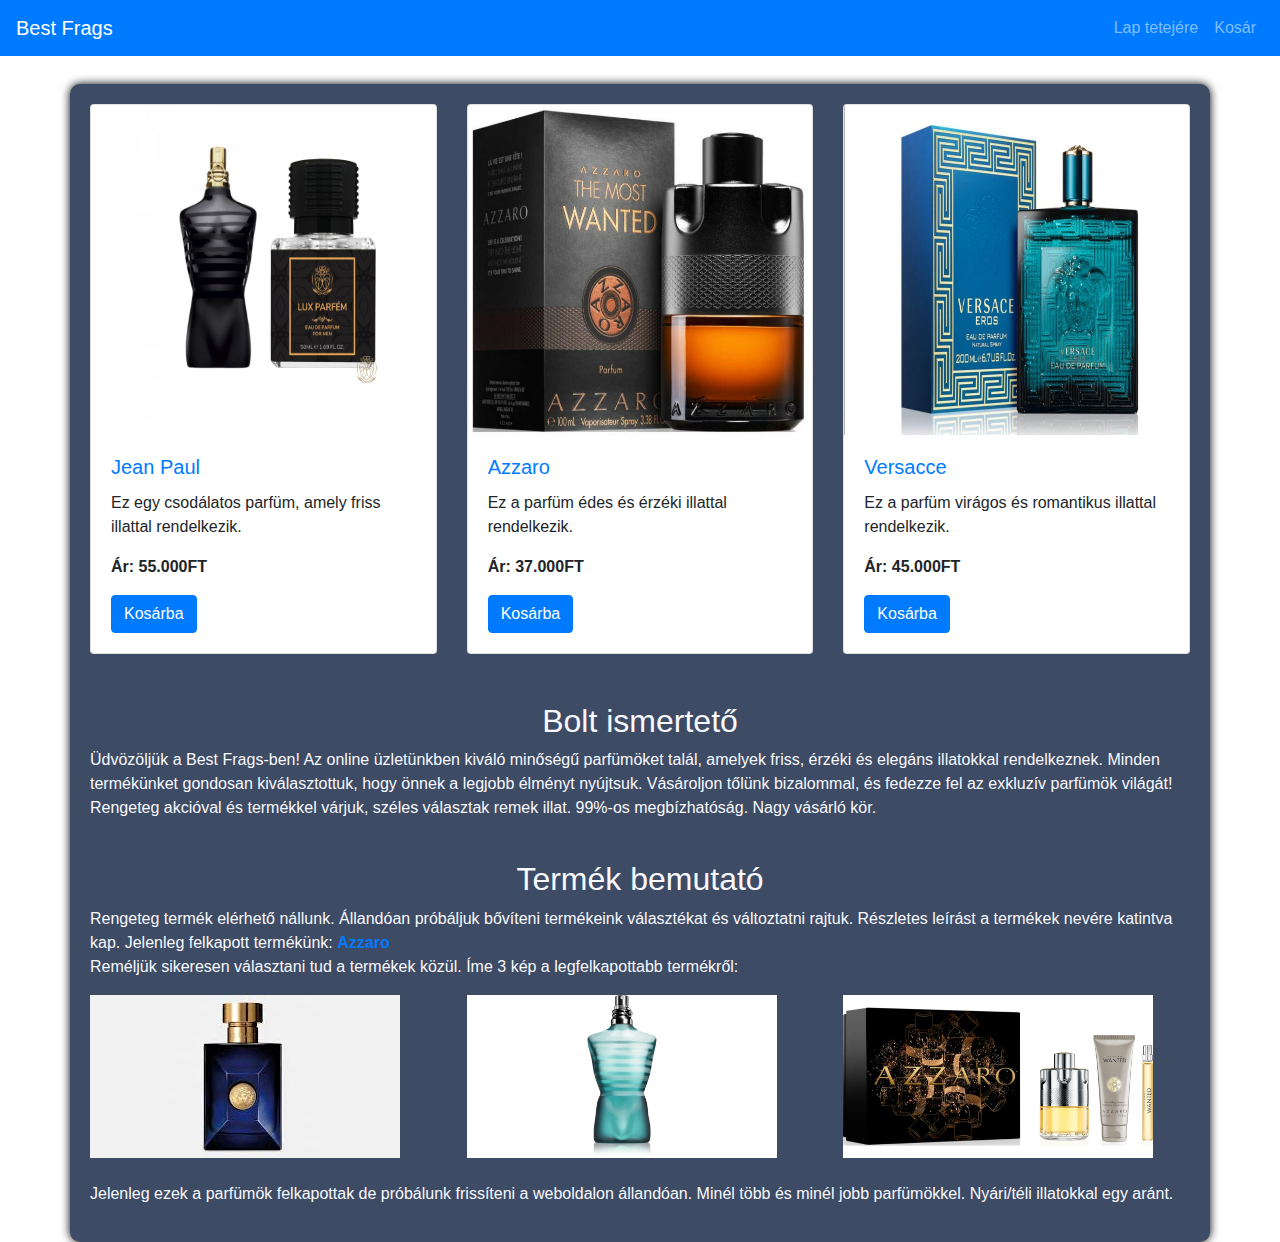
<file: index.html>
<!DOCTYPE html>
<html lang="hu">
<head>
  <meta charset="UTF-8">
  <meta name="viewport" content="width=device-width, initial-scale=1, shrink-to-fit=no">
  <title>Best Frags</title>

  <!-- Bootstrap CSS -->
  <link rel="stylesheet" href="https://stackpath.bootstrapcdn.com/bootstrap/4.5.2/css/bootstrap.min.css">
<link rel="stylesheet" href="./style.css">
</head>
<body>

  <nav class="navbar navbar-expand-lg navbar-dark bg-primary fixed-top">
    <a class="navbar-brand" href="#">Best Frags</a>
    <button class="navbar-toggler" type="button" data-toggle="collapse" data-target="#navbarNav" aria-controls="navbarNav" aria-expanded="false" aria-label="Toggle navigation">
      <span class="navbar-toggler-icon"></span>
    </button>
    <div class="collapse navbar-collapse" id="navbarNav">
      <ul class="navbar-nav ml-auto">
        <li class="nav-item">
          <a class="nav-link" href="#">Lap tetejére</a>
        </li>
        <li class="nav-item">
          <a class="nav-link" href="#">Kosár</a>
        </li>
      </ul>
    </div>
  </nav>

  <div class="container mt-4">
    <div class="row">
      <div class="col-md-4 mb-4">
        <div class="card">
          <img src="./image/parfum.png" class="card-img-top" alt="Parfüm 1">
          <div class="card-body">
            <h5 class="card-title"> <a href="./parfum.html">Jean Paul</a> </h5>
            <p class="card-text">Ez egy csodálatos parfüm, amely friss illattal rendelkezik.</p>
            <p class="card-text"><strong>Ár: 55.000FT</strong></p>
            <button class="btn btn-primary" onclick="addToCart('Jean Paul', 55000)">Kosárba</button>
          </div>
        </div>
      </div>
      <div class="col-md-4 mb-4">
        <div class="card">
          <img src="./image/azzar-fo.jpg" class="card-img-top" alt="Parfüm 2">
          <div class="card-body">
            <h5 class="card-title"> <a href="./parfum2.html">Azzaro</a></h5>
            <p class="card-text">Ez a parfüm édes és érzéki illattal rendelkezik.</p>
            <p class="card-text"><strong>Ár: 37.000FT</strong></p>
            <button class="btn btn-primary" onclick="addToCart('Azzaro', 37000)">Kosárba</button>
          </div>
        </div>
      </div>
      <div class="col-md-4 mb-4">
        <div class="card">
          <img src="./image/v er-fo.JPG" class="card-img-top" alt="Parfüm 3">
          <div class="card-body">
            <h5 class="card-title"> <a href="./parfum3.html">Versacce</a></h5>
            <p class="card-text">Ez a parfüm virágos és romantikus illattal rendelkezik.</p>
            <p class="card-text"><strong>Ár: 45.000FT</strong></p>
            <button class="btn btn-primary" onclick="addToCart('Versacce', 45000)">Kosárba</button>
          </div>
        </div>
      </div>
    </div>
    <div class="row mt-4">
        <div class="col-md-12">
          <h2>Bolt ismertető</h2>
          <div class="szin">
              <p>
            Üdvözöljük a Best Frags-ben! Az online üzletünkben kiváló minőségű parfümöket talál, amelyek friss, érzéki és elegáns illatokkal rendelkeznek. 
            Minden termékünket gondosan kiválasztottuk, hogy önnek a legjobb élményt nyújtsuk. Vásároljon tőlünk bizalommal, és fedezze fel az exkluzív parfümök 
            világát! Rengeteg akcióval és termékkel várjuk, széles választak remek illat. 99%-os megbízhatóság. Nagy vásárló kör.
          </p>
        </div>
        </div>
      </div>
    <div class="row mt-4">
        <div class="col-md-12">
          <h2>Termék bemutató</h2>
          <div class="szin">
              <p>
            Rengeteg termék elérhető nállunk. Állandóan próbáljuk bővíteni termékeink választékat és változtatni rajtuk. Részletes leírást a termékek nevére katintva kap. Jelenleg felkapott termékünk: <strong> <a href="./parfum2.html">Azzaro</a> </strong> <br>
            Reméljük sikeresen választani tud a termékek közül. Íme 3 kép a legfelkapottabb termékről:
          </p>
        </div>
          

          <div class="row">
            <div class="col-md-4">
              <a href="./image/vers.jpg" target="_blank">
                <img src="./image/vers.jpg" class="img-fluid" alt="Versacce">
              </a>
            </div>
            <div class="col-md-4">
              <a href="./image/KEk-jean" target="_blank">
                <img src="./image/KEk-jean" class="img-fluid" alt="Jean Paul">
              </a>
            </div>
            <div class="col-md-4">
              <a href="./image/azz-sarga" target="_blank">
                <img src="./image/azz-sarga" class="img-fluid" alt="Azzaro">
              </a>
            </div>
          </div>
        </div>
      </div>
      <div class="row mt-4">
        <div class="col-md-12">
          <div class="szin">
              <p>
            Jelenleg ezek a parfümök felkapottak de próbálunk frissíteni a weboldalon állandóan. Minél több és minél jobb parfümökkel. Nyári/téli illatokkal egy aránt.
          </p>
        </div>
        </div>
      </div>
    </div>
  </div>
  

  <script src="https://code.jquery.com/jquery-3.5.1.slim.min.js"></script>
  <script src="https://cdn.jsdelivr.net/npm/@popperjs/core@2.5.2/dist/umd/popper.min.js"></script>
  <script src="https://stackpath.bootstrapcdn.com/bootstrap/4.5.2/js/bootstrap.min.js"></script>
  
  <script>
    let cart = [];

    function addToCart(product, price) {
      cart.push({ product, price });
      alert(`${product} hozzáadva a kosárhoz. Összeg: $${calculateTotal()}`);
    }

    function calculateTotal() {
      let total = 0;
      for (let item of cart) {
        total += item.price;
      }
      return total;
    }
  </script>

</body>
</html>
</file>
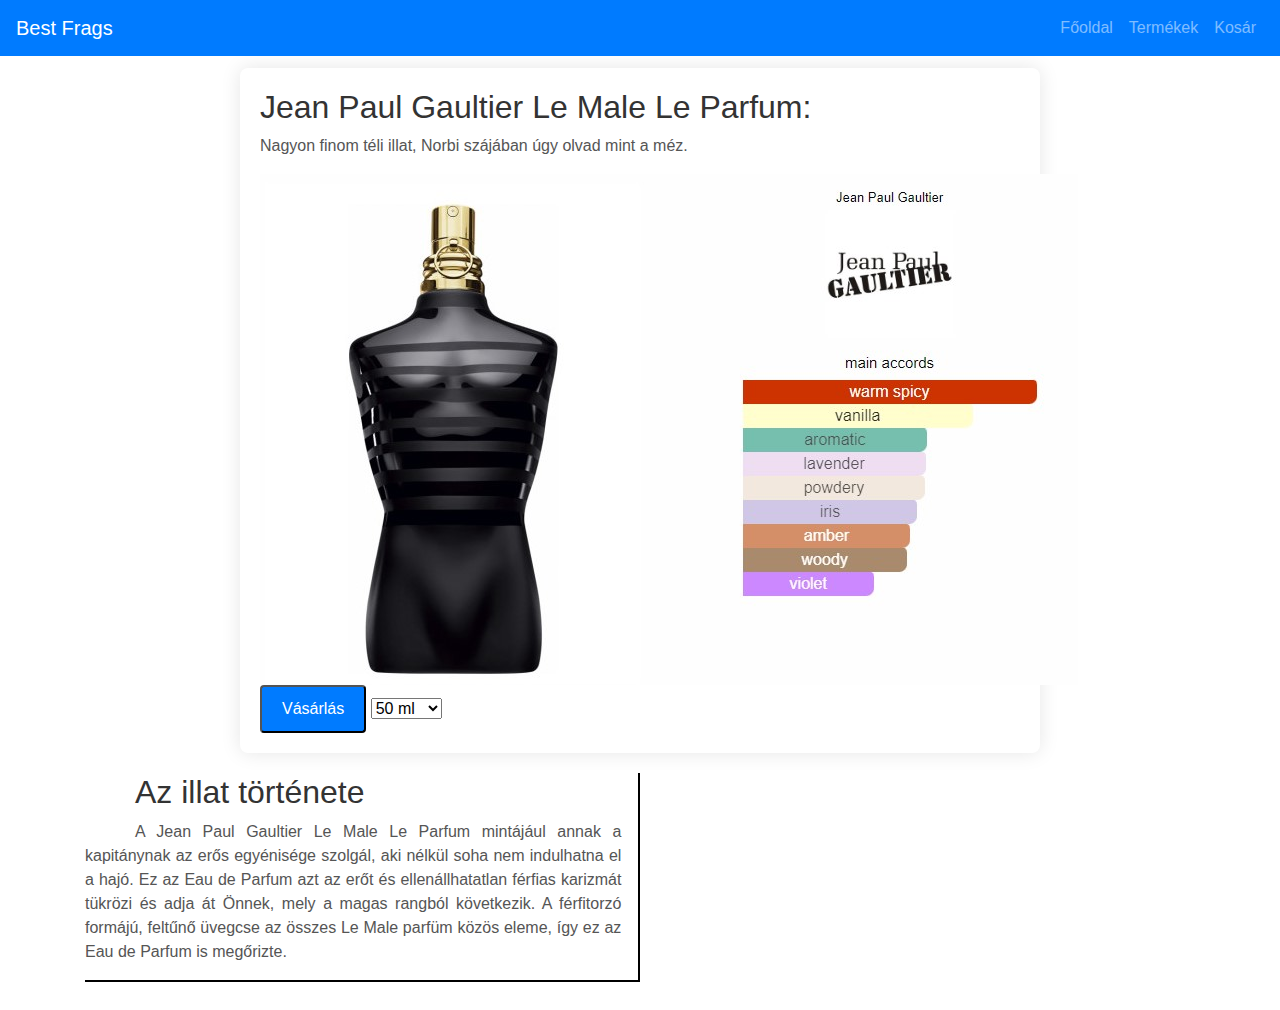
<file: parfum.html>
<!DOCTYPE html>
<html lang="hu">
<head>
    <meta charset="UTF-8">
    <meta name="viewport" content="width=device-width, initial-scale=1.0">
    <link rel="stylesheet" href="parfum.css">
    <link rel="stylesheet" href="https://stackpath.bootstrapcdn.com/bootstrap/4.5.2/css/bootstrap.min.css">
    <title></title>
</head>
<body>
    <nav class="navbar navbar-expand-lg navbar-dark bg-primary fixed-top">
        <a class="navbar-brand" href="#">Best Frags</a>
        <button class="navbar-toggler" type="button" data-toggle="collapse" data-target="#navbarNav" aria-controls="navbarNav" aria-expanded="false" aria-label="Toggle navigation">
        <span class="navbar-toggler-icon"></span>
        </button>
        <div class="collapse navbar-collapse" id="navbarNav">
        <ul class="navbar-nav ml-auto">
            <li class="nav-item">
                <a class="nav-link" href="./index.html">Főoldal</a>
                </li>
            <li class="nav-item">
            <a class="nav-link" href="#">Termékek</a>
            </li>
            <li class="nav-item">
            <a class="nav-link" href="#">Kosár</a>
            </li>
        </ul>
        </div>
    </nav>

    <header>
        <h1>Parfüm Ekskluzív</h1>
        
    </header>

    <section>
        <h2>Jean Paul Gaultier Le Male Le Parfum:</h2>
        <p>
        Nagyon finom téli illat, Norbi szájában úgy olvad mint a méz.
        </p>
        <img src="./image/jean.jpg" alt="">
        
        </div>
        <button class="vasarlas">Vásárlás</button>
        <select id="ml">
            <option value="50">50 ml</option>
            <option value="100">100 ml</option>
        </select>
    </section>
    <div class="container">
    <div id="aa" class="vonal">
    <h2>Az illat története</h2>
            <p>
                A Jean Paul Gaultier Le Male Le Parfum mintájául annak a kapitánynak az erős egyénisége szolgál, aki nélkül soha nem indulhatna el a hajó. Ez az Eau de Parfum azt az erőt és ellenállhatatlan férfias karizmát tükrözi és adja át Önnek, mely a magas rangból következik. A férfitorzó formájú, feltűnő üvegcse az összes Le Male parfüm közös eleme, így ez az Eau de Parfum is megőrizte.
            </p>
        </div>
    </div>
</body>
</html>
</file>
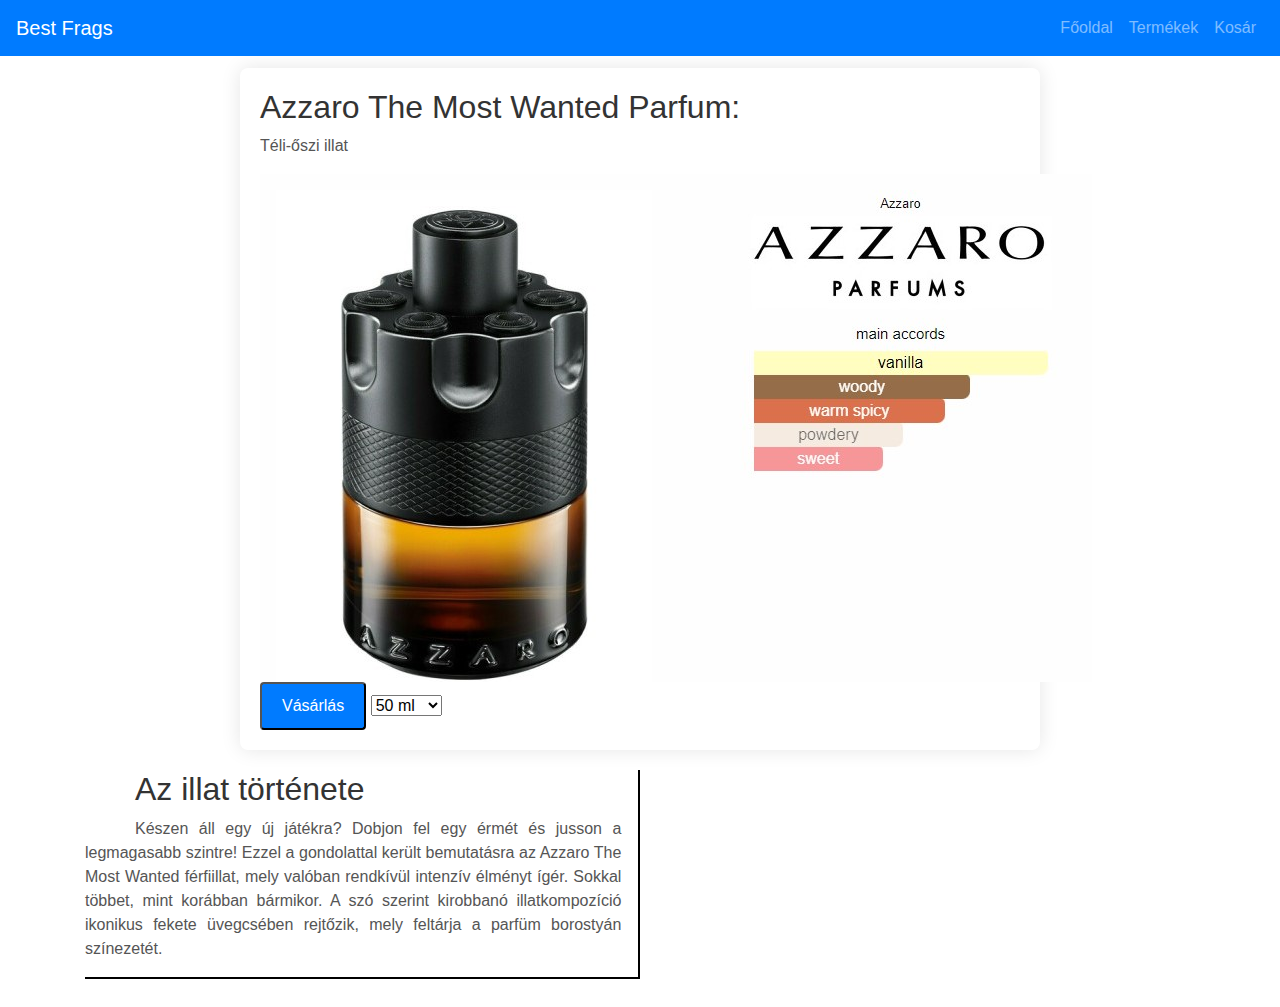
<file: parfum2.html>
<!DOCTYPE html>
<html lang="hu">
<head>
    <meta charset="UTF-8">
    <meta name="viewport" content="width=device-width, initial-scale=1.0">
    <link rel="stylesheet" href="parfum.css">
    <link rel="stylesheet" href="https://stackpath.bootstrapcdn.com/bootstrap/4.5.2/css/bootstrap.min.css">
    <title></title>
</head>
<body>
    <nav class="navbar navbar-expand-lg navbar-dark bg-primary fixed-top">
        <a class="navbar-brand" href="#">Best Frags</a>
        <button class="navbar-toggler" type="button" data-toggle="collapse" data-target="#navbarNav" aria-controls="navbarNav" aria-expanded="false" aria-label="Toggle navigation">
        <span class="navbar-toggler-icon"></span>
        </button>
        <div class="collapse navbar-collapse" id="navbarNav">
        <ul class="navbar-nav ml-auto">
            <li class="nav-item">
                <a class="nav-link" href="./index.html">Főoldal</a>
                </li>
            <li class="nav-item">
            <a class="nav-link" href="#">Termékek</a>
            </li>
            <li class="nav-item">
            <a class="nav-link" href="#">Kosár</a>
            </li>
        </ul>
        </div>
    </nav>

    <header>
        <h1>Parfüm Ekskluzív</h1>
        
    </header>

    <section>
        <h2>Azzaro The Most Wanted Parfum:</h2>
        <p>
        Téli-őszi illat
        </p>
        <img src="./image/azzaro.jpg" alt="">
        
        </div>
        <button class="vasarlas">Vásárlás</button>
        <select id="ml">
            <option value="50">50 ml</option>
            <option value="100">100 ml</option>
        </select>
    </section>
    <div class="container">
    <div id="aa" class="vonal">
    <h2>Az illat története</h2>
            <p>
                Készen áll egy új játékra? Dobjon fel egy érmét és jusson a legmagasabb szintre! Ezzel a gondolattal került bemutatásra az Azzaro The Most Wanted férfiillat, mely valóban rendkívül intenzív élményt ígér. Sokkal többet, mint korábban bármikor. A szó szerint kirobbanó illatkompozíció ikonikus fekete üvegcsében rejtőzik, mely feltárja a parfüm borostyán színezetét.
            </p>
        </div>
    </div>
</body>
</html>
</file>
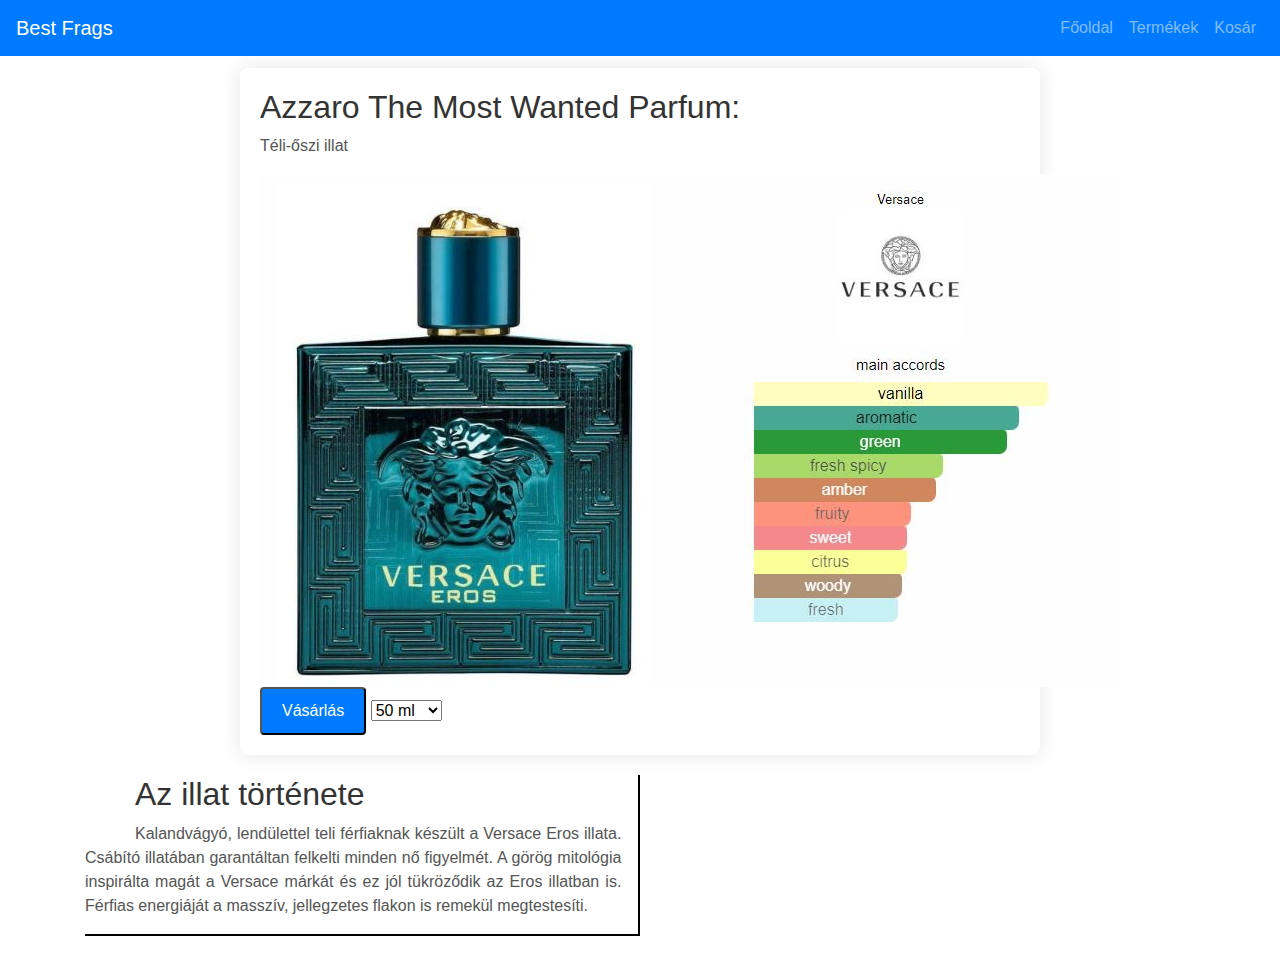
<file: parfum3.html>
<!DOCTYPE html>
<html lang="hu">
<head>
    <meta charset="UTF-8">
    <meta name="viewport" content="width=device-width, initial-scale=1.0">
    <link rel="stylesheet" href="parfum.css">
    <link rel="stylesheet" href="https://stackpath.bootstrapcdn.com/bootstrap/4.5.2/css/bootstrap.min.css">
    <title></title>
</head>
<body>
    <nav class="navbar navbar-expand-lg navbar-dark bg-primary fixed-top">
        <a class="navbar-brand" href="#">Best Frags</a>
        <button class="navbar-toggler" type="button" data-toggle="collapse" data-target="#navbarNav" aria-controls="navbarNav" aria-expanded="false" aria-label="Toggle navigation">
        <span class="navbar-toggler-icon"></span>
        </button>
        <div class="collapse navbar-collapse" id="navbarNav">
        <ul class="navbar-nav ml-auto">
            <li class="nav-item">
                <a class="nav-link" href="./index.html">Főoldal</a>
                </li>
            <li class="nav-item">
            <a class="nav-link" href="#">Termékek</a>
            </li>
            <li class="nav-item">
            <a class="nav-link" href="#">Kosár</a>
            </li>
        </ul>
        </div>
    </nav>

    <header>
        <h1>Parfüm Ekskluzív</h1>
        
    </header>

    <section>
        <h2>Azzaro The Most Wanted Parfum:</h2>
        <p>
        Téli-őszi illat
        </p>
        <img src="./image/versacce.JPG" alt="">
        
        </div>
        <button class="vasarlas">Vásárlás</button>
        <select id="ml">
            <option value="50">50 ml</option>
            <option value="100">100 ml</option>
        </select>
    </section>
    <div class="container">
    <div id="aa" class="vonal">
    <h2>Az illat története</h2>
            <p>
                Kalandvágyó, lendülettel teli férfiaknak készült a Versace Eros illata. Csábító illatában garantáltan felkelti minden nő figyelmét. A görög mitológia inspirálta magát a Versace márkát és ez jól tükröződik az Eros illatban is. Férfias energiáját a masszív, jellegzetes flakon is remekül megtestesíti.
            </p>
        </div>
    </div>
</body>
</html>
</file>
<file: style.css>
body {
        padding-top: 60px;
    }


  .container {
    background-color: rgb(61, 75, 100); /* Fehér tartalom terület */
    padding: 20px;
    border-radius: 10px; /* Opcionális: lekerekített sarkok */
    box-shadow: 0 0 10px rgb(2, 0, 0); /* Opcionális: árnyék */
  }

  .navbar {
    background-color: #000000; /* Sötét háttérszín a navigációs sávhoz */
  }

  .navbar-dark .navbar-toggler-icon {
    background-color: #ffffff; /* Fehér ikon a mobil nézetben */
  }
 
  h2 {
    text-align: center;
    color: ghostwhite;
  }

  .szin {
      color: ghostwhite;
  }


img {
  width: 310px;
  height: 330px;
}
</file>
<file: parfum.css>
body {
    font-family: 'Arial', sans-serif;
    margin: 0;
    padding: 0;
    background-color: #f8f8f8;
    color: #333;
    line-height: 1.6;
}

    
    .navbar {
    background-color: #000000; /* Sötét háttérszín a navigációs sávhoz */
    }
    
    .navbar-dark .navbar-toggler-icon {
    background-color: #ffffff; /* Fehér ikon a mobil nézetben */
    }

section {
    max-width: 800px;
    margin: 20px auto;
    padding: 20px;
    background-color: #fff;
    box-shadow: 0 0 20px rgba(0, 0, 0, 0.1);
    border-radius: 8px;
}

.container{
    display: grid;
    grid-template-columns: 1fr 1fr;
    grid-template-rows:repeat(1fr, 3) ;
}

.vonal{
    text-indent: 50px;
    text-align: justify;
    margin-top: 0;
    margin-bottom: 5%;
    padding-right: 3% ;
    border-right: 2px solid black ;
    border-bottom: 2px solid black;
}

.vasarlas {
    display: inline-block;
    background-color: #007bff;
    color: #fff;
    padding: 10px 20px;
    font-size: 16px;
    cursor: pointer;
    border-radius: 4px;
}

h2 {
    color: #333;
}

p {
    color: #555;
}
</file>
